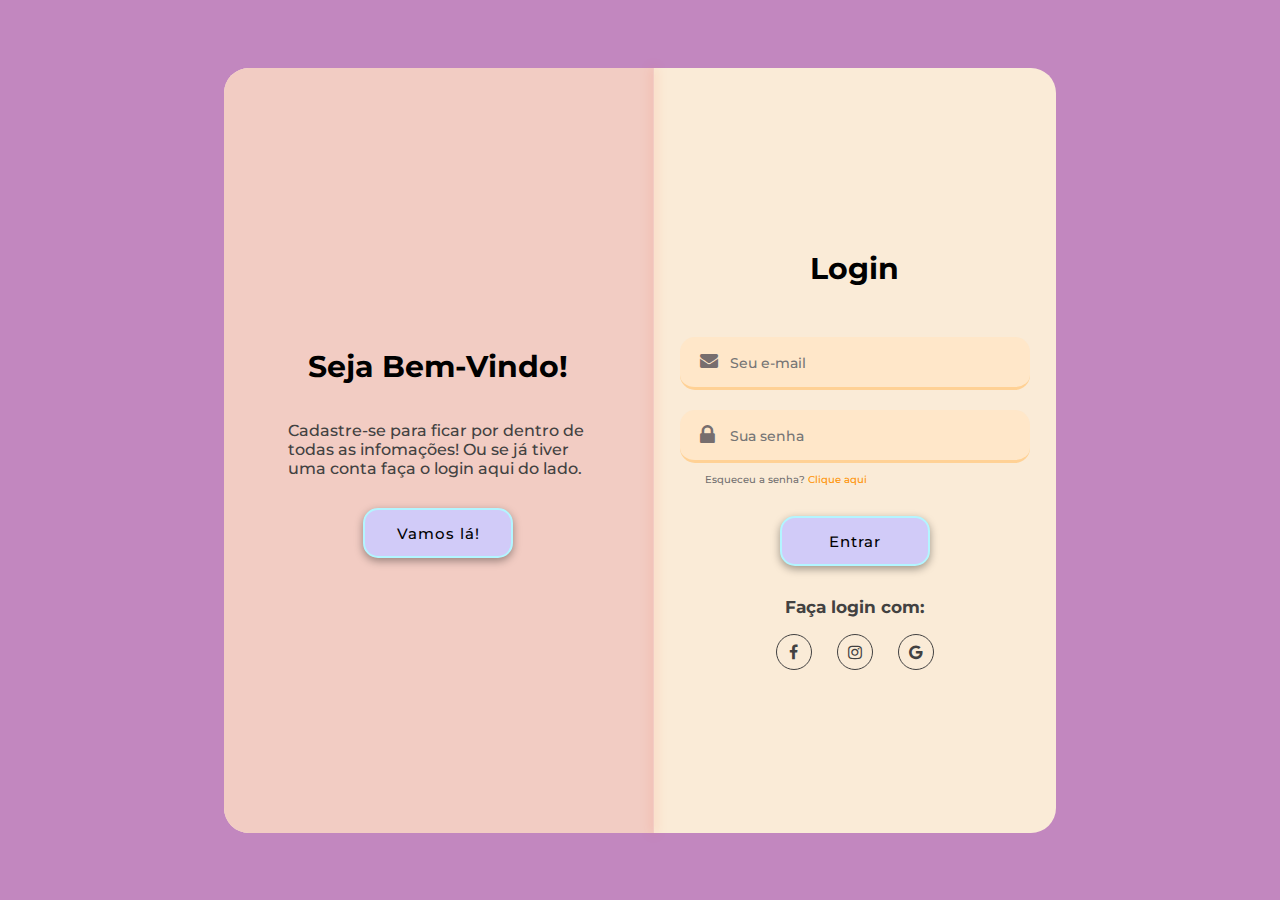
<file: index.html>
<!DOCTYPE html>
<html lang="pt-BR, pt-PT, pt, en, en-US, en-GB">

  <head>
    <meta charset="UTF-8">
    <meta http-equiv="X-UA-Compatible" content="IE=edge">
    <meta name="viewport" content="width=device-width, initial-scale=1.0">
    <link rel="icon" href="./assests/www.png">
    <link rel="stylesheet" href="https://cdnjs.cloudflare.com/ajax/libs/font-awesome/4.7.0/css/font-awesome.min.css">
    <link rel="stylesheet" href="./index.css">
    <title>Login</title>
  </head>

  <body>
    <main>
        <section class="sec1">
          <h1>Seja Bem-Vindo!</h1>
          <p>Cadastre-se para ficar por dentro de todas as
            infomações! Ou se já tiver uma conta faça o login aqui do lado.</p>
          <button><a href="/sinup.html" class="bnt">Vamos lá!</a></button>
        </section>

       <hr>

      <section class="sec2">
        <h1 class="login">Login</h1>
        <div class="inp1">
          <label for="email"><i class="fa fa-envelope"></i></label>
          <input type="email" name="email" id="email" placeholder="Seu e-mail">
        </div>
          
        <div class="inp2">
          <label for="senha"><i class="fa fa-lock"></i></label>
          <input type="password" name="senha" id="senha" placeholder="Sua senha">
        </div>
        <p class="esqueci">Esqueceu a senha? <a href="#" class="link">Clique aqui</a></p>
        <a href="/sinup.html" class="link2">Registre-se aqui</a>
        <button>Entrar</button>
         

        <h3>Faça login com:</h3>
        <div id="icone">
          <i class="fa fa-facebook"></i>
          <i class="fa fa-instagram"></i>
          <i class="fa fa-google"></i>
        </div>
      </section>
    </main>
  </body>
</html>
</file>
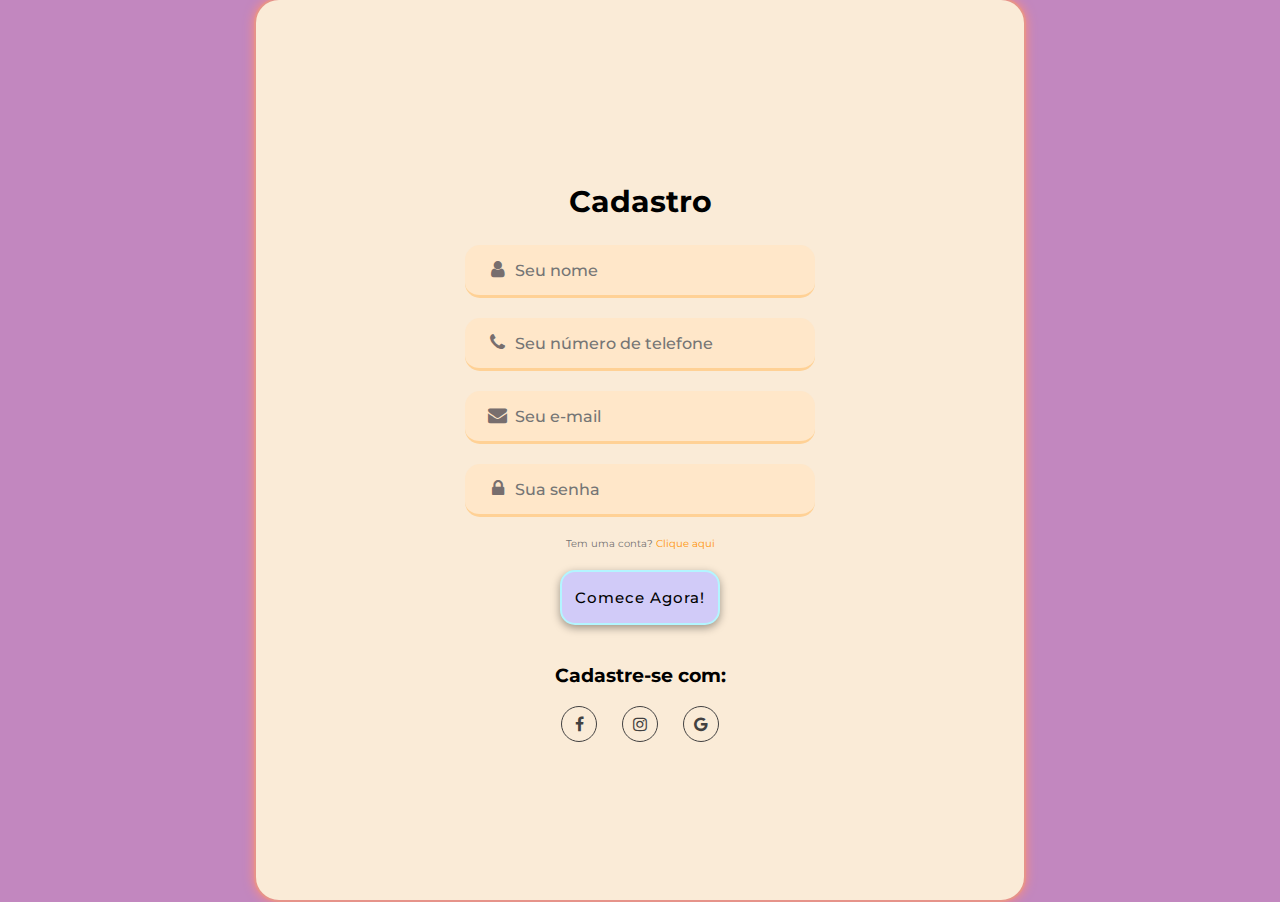
<file: sinup.html>
<!DOCTYPE html>
<html lang="pt-BR, pt-PT, pt, en, en-US, en-GB">
<head>
    <meta charset="UTF-8">
    <meta name="viewport" content="width=device-width, initial-scale=1.0">
    <link rel="icon" href="./assests/icons8-assinando-um-documento-96.png">
    <link rel="stylesheet" href="https://cdnjs.cloudflare.com/ajax/libs/font-awesome/4.7.0/css/font-awesome.min.css">
    <link rel="stylesheet" href="./sinup.css">
    <title>Cadastre-se!</title>
</head>
<body>
    <main>
        <section class="sec2">
            <h1 class="cadas">Cadastro</h1>

            <div class="inputs">
                <div class="input-esquerda">
                    <div class="inp1">
                        <label for="nome"><i class="fa fa-user"></i></label>
                        <input type="text" name="nome" id="nome" placeholder="Seu nome">
                    </div>

                    <div class="inp2">
                        <label for="numero"><i class="fa fa-phone"></i></label>
                        <input type="number" name="numero" min="0"  id="numero" placeholder="Seu número de telefone">
                    </div>
                </div>

                <div class="input-direita">
                    <div class="inp3">
                        <label for="email"><i class="fa fa-envelope"></i></label>
                        <input type="email" name="email" id="email" placeholder="Seu e-mail">
                    </div>
                    
                    <div class="inp4">
                        <label for="senha"><i class="fa fa-lock"></i></label>
                        <input type="password" name="senha" id="senha" placeholder="Sua senha">
                    </div>
                </div>
            </div>

            <p class="esqueci">Tem uma conta?<a href="/index.html" id="link"> Clique aqui</a></p>
            <button>Comece Agora!</button>
            

            <h3>Cadastre-se com:</h3>
            <div id="icone">
                <i class="fa fa-facebook"></i>
                <i class="fa fa-instagram"></i>
                <i class="fa fa-google"></i>
            </div>
        </section>
    </main>
</body>
</html>
</file>
<file: index.css>
@import url('https://fonts.googleapis.com/css2?family=Montserrat:wght@400;500;600&display=swap');

body {
  margin: 0;
  padding: 0;
  box-sizing: border-box;
  width: 100vw;
  height: 100vh;
  display: flex;
  justify-content: center;
  align-items: center;
  font-family: 'Montserrat', sans-serif;
  background-color: #C287BF;
}

main {
  width: 65vw;
  height: 85vh;
  background-color: #faebd7;
  display: flex;
  justify-content: center;
  align-items: center;
  border-radius: 25px;
}


h1 {
  font-size: 30px;
  margin-bottom: 20px;
}

.login {
  margin-bottom: 70px;
}

p {
  font-weight: 500;
  margin-bottom: 0;
  width: 300px;
  color: #424141;
}
.esqueci {
  font-size: 10px;
  color: #727070;
}

.link, .link2 {
  text-decoration: none;
  color: #ff9100;
}

.link2 {
  position: absolute;
  left: -100px;
  bottom: 15px;
  font-size: 10px;
}

.bnt {
  text-decoration: none;
  color: black;
}

.sec1 {
  height: 100%;
  width: 34vw;
  /*margin: 0 30px;*/
  display: flex;
  justify-content: center;
  align-items: center; 
  flex-direction: column;
  background-color: #F2CCC3;
  border-bottom-left-radius: 25px;
  border-top-left-radius: 25px;
}

hr {
  height: 100%;
  width: 1px;
  border-width: 0;
  background-color: #F2CCC3;
  /*margin: 0 10px;*/
  box-shadow: 0px 0px 11px #ff6344;
}

.sec2 {
  width: 24vw;
  margin: 0 50px;
  display: flex;
  justify-content: center;
  align-items: center;
  flex-direction: column;
}

button {
  width: 150px;
  height: 50px;
  font-size: 15px; 
  font-family: 'Montserrat', sans-serif;
  font-weight: 500;
  letter-spacing: 1px;
  border: 2px solid #B3F5FF;
  border-radius: 15px;
  background-color: #D1CBF8;
  margin: 30px;
  margin-bottom: 14px;
  cursor: pointer;
  box-shadow: 0px 3px 9px 0px rgba(0,0,0,0.37);
}

.inp1 {
  display: flex;
  justify-content: center;
  align-items: center;
  flex-direction: column;
  width: 250px;
  margin-top: -20px;
}

#email, #senha {
  width: 100%;
  height: 50px;
  border: none;
  border-bottom: 3px solid #ffd195;
  border-radius: 15px;
  font-weight: 500;
  background-color: #ffe7c9;
  outline: none;
  padding: 0 50px;
  font-size: 16px;
  font-family: 'Montserrat', sans-serif;
  color: rgba(0, 0, 0, 0.637);
}

input::placeholder {
  font-family: 'Montserrat', sans-serif;
  font-size: 14px;
}

label {
  position: relative;
}

.fa-envelope {
  margin: 0 285px 5px 0;
  color: rgb(119, 110, 110);
  font-size: 18px;
  position: absolute;
  top: 15px;
  left: -155px;
}

.fa-lock {
  margin: 0 285px 5px 0;
  color: rgb(119, 110, 110);
  font-size: 23px;
  position: absolute;
  top: 13px;
  left: -155px;
}

#icone {
  display: flex;
  justify-content: space-around;
  align-items: center;
  position: relative;
  gap: 25px;
  border-radius: 20px;
}

h3 {
  font-size: 17px;
  color: #424141;
}

.fa-facebook, .fa-instagram, .fa-google {
  display: flex;
  justify-content: center;
  align-items: center;
  width: 20px;
  height: 20px;
  border: 1px solid #424141;
  border-radius: 100%;
  padding: 7px;
  color: #424141;
}

.inp2 {
  display: flex;
  justify-content: center;
  align-items: center;
  flex-direction: column;
  width: 250px;
  margin-top: 20px;
}

.fa-facebook:hover {
  cursor: pointer;
  background-color: #3b5998;
  color: white;
  animation: 2s ease-in-out;
  border: 2px solid white;
  transition: .3s ease-in-out;
  box-shadow: 0px 0px 15px #7fa8ff;
  transform: scale(1.3);
}

.fa-instagram:hover {
  cursor: pointer;
  background-color: #833AB4;
  color: white;
  border: 2px solid white;
  transition: .3s ease-in-out;
  box-shadow: 0px 0px 15px #d28eff;
  transform: scale(1.3);
}

.fa-google:hover {
  cursor: pointer;
  background-color: #db4437;
  color: white;
  border: 2px solid white;
  transition: .3s ease-in-out;
  box-shadow: 0px 0px 15px rgb(240, 165, 165);
  transform: scale(1.3);
}

button:hover{
  transition: .3s ease-in-out;
  transform: scale(1.2);
  box-shadow: 0px 0px 15px #70ecff;
}

.link:hover{
  color: #7fa8ff;
  text-decoration: underline;
}

.link2:hover {
  color: #7fa8ff;
  text-decoration: underline;
}

@media screen and (max-width: 1100px){
  .sec1 {
    display: none;
  }

  hr {
    display: none;
  }

  main {
    border: 2px solid rgb(230, 147, 138); 
    box-shadow: 0px 0px 11px #ff8e77;
  }

  .link2 {
    position: relative;
    left: 120px;
    bottom: 14px;
  }
}

@media screen and (max-width: 600px) {
  .inp1 {
    width: 100%;
  }

  .inp2 {
    width: 100%;
  }

  .fa-envelope, .fa-lock {
    display: none;
  }

  .esqueci, .link, .link2 {
    width: 100%;
  }

  .link2 {
    top: 230px;
    left: 20px;
  }

  main {
    height: 95%;
  }
}
</file>
<file: sinup.css>
@import url('https://fonts.googleapis.com/css2?family=Montserrat:wght@400;500;600&display=swap');

body {  
    margin: 0;
    padding: 0;
    box-sizing: border-box;
    width: 100vw;
    height: 100vh;
    display: flex;
    justify-content: center;
    align-items: center;
    font-family: 'Montserrat', sans-serif;
    background-color: #C287BF;
}

main {
    width: 60vw;
    height: 87vh;
    background-color: #faebd7;
    display: flex;
    justify-content: center;
    align-items: center;
    border-radius: 25px; 
    border: 2px solid rgb(230, 147, 138); 
    box-shadow: 0px 0px 11px #ff8e77;
}

.cadas {
    font-size: 30px;
    margin-bottom: 60px;
}

p {
    margin-right: 550px;
    margin-top: -10px;
}

#link {
    text-decoration: none;
    color: #ff9100;
}

.sec2 {
    width: 100vw;
    display: flex;
    justify-content: center;
    align-items: center;
    flex-direction: column;
}

button {
    width: 160px;
    height: 55px;
    font-size: 15px; 
    font-family: 'Montserrat', sans-serif;
    font-weight: 500;
    letter-spacing: 1px;
    border: 2px solid #B3F5FF;
    border-radius: 15px;
    background-color: #D1CBF8;
    cursor: pointer;
    margin: 20px;
    box-shadow: 0px 3px 9px 0px rgba(0,0,0,0.37);
}

.inp1, .inp2, 
.inp3, .inp4 {
    display: flex;
    justify-content: center;
    align-items: center;
    flex-direction: column;
    width: 250px;
    margin-top: -20px;
    padding: 20px; 
}

.input-direita {
    padding-left: 50px;
}

.input-esquerda {
    padding-right: 50px;
}

.inputs {
    display: flex;
    justify-content: center;
    align-items: center;
}


#email, #senha,
#nome, #numero {
    width: 100%;
    height: 50px;
    border: none;
    border-bottom: 3px solid #ffd195;
    border-radius: 15px;
    font-weight: 500;
    background-color: #ffe7c9;
    outline: none;
    padding: 0 50px;
    font-size: 16px;
    font-family: 'Montserrat', sans-serif;
    color: rgba(0, 0, 0, 0.637);
}

label {
    position: absolute;
}

.fa-envelope, .fa-user, 
.fa-lock, .fa-phone {
    margin: 0 285px 5px 0;
    color: rgb(119, 110, 110);
    font-size: 19px;
}

.esqueci {
    font-size: 10px;
    color: #727070;
}

#icone {
    display: flex;
    justify-content: space-around;
    align-items: center;
    position: relative;
    gap: 25px;
    border-radius: 20px;
}

.fa-facebook, .fa-instagram, .fa-google{
    display: flex;
    justify-content: center;
    align-items: center;
    width: 20px;
    height: 20px;
    border: 1px solid #424141;
    border-radius: 100%;
    padding: 7px;
    color: #424141;
}
          
button:hover{
    transition: .3s ease-in-out;
    transform: scale(1.2);
    box-shadow: 0px 0px 15px #70ecff;
}

input[type=number]::-webkit-inner-spin-button,
input[type=number]::-webkit-outer-spin-button {
    -webkit-appearance: none;
    margin: 0;
}

#link:hover{
    color: #7fa8ff;
    text-decoration: underline;
}

.fa-facebook:hover {
    cursor: pointer;
    background-color: #3b5998;
    color: white;
    animation: 2s ease-in-out;
    border: 2px solid white;
    transition: .3s ease-in-out;
    box-shadow: 0px 0px 15px #7fa8ff;
    transform: scale(1.3);
}
          
.fa-instagram:hover {
    cursor: pointer;
    background-color: #833AB4;
    color: white;
    border: 2px solid white;
    transition: .3s ease-in-out;
    box-shadow: 0px 0px 15px #d28eff;
    transform: scale(1.3);
}
          
.fa-google:hover {
    cursor: pointer;
    background-color: #db4437;
    color: white;
    border: 2px solid white;
    transition: .3s ease-in-out;
    box-shadow: 0px 0px 15px rgb(240, 165, 165);
    transform: scale(1.3);
}

@media screen and (max-width: 1300px) {
    .inputs {
        display: block;
    }

    .input-direita, .input-esquerda {
        padding: 0;
        align-items: center;
    }

    p {
        margin: 0;
    }

    main {
        height: 100%;
    }

    .cadas {
        margin: 25px;
    }
}

@media screen and (max-width: 650px) {
    .inp1, .inp2, 
    .inp3, .inp4 {
        width: 100px;
    }

    .fa-envelope, .fa-lock, 
    .fa-phone, .fa-user {
        display: none;
    }

    main {
        height: 100%;
    }

    .cadas {
        margin: 25px;
    }
}
</file>
